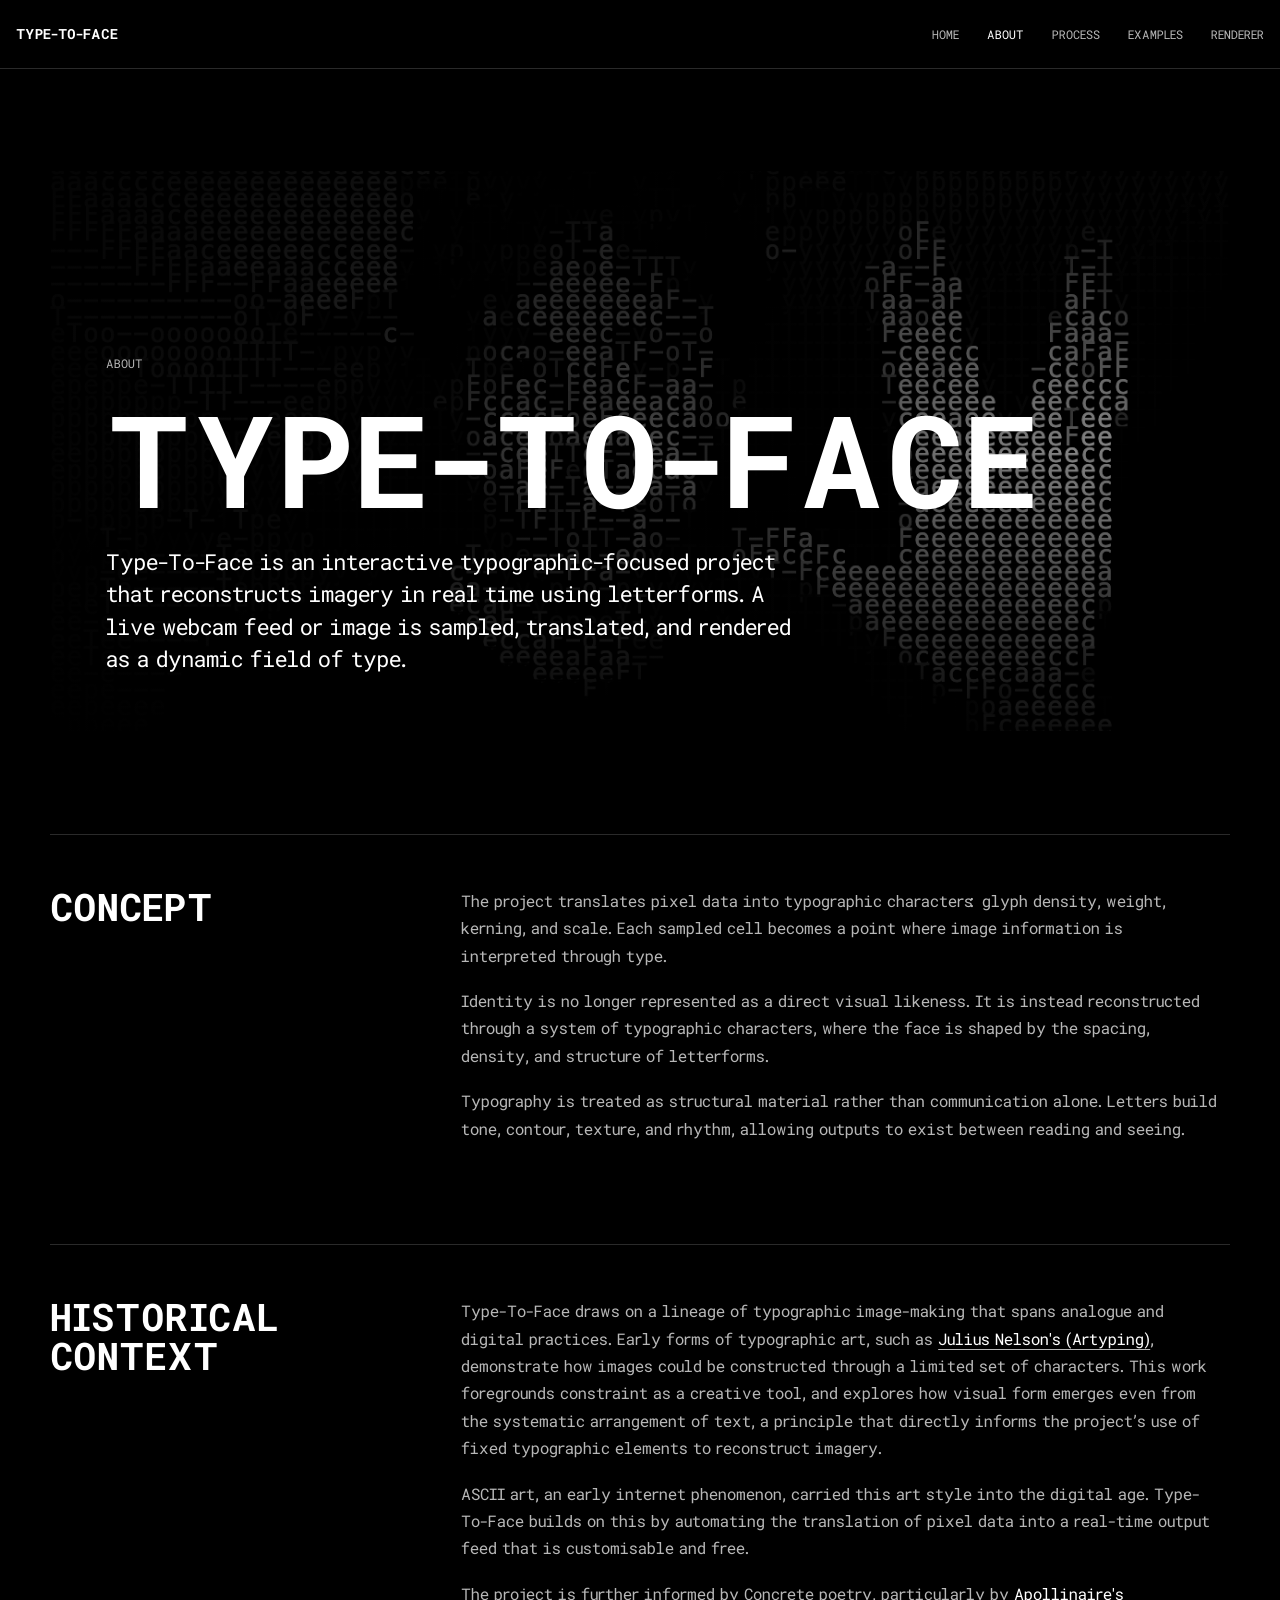
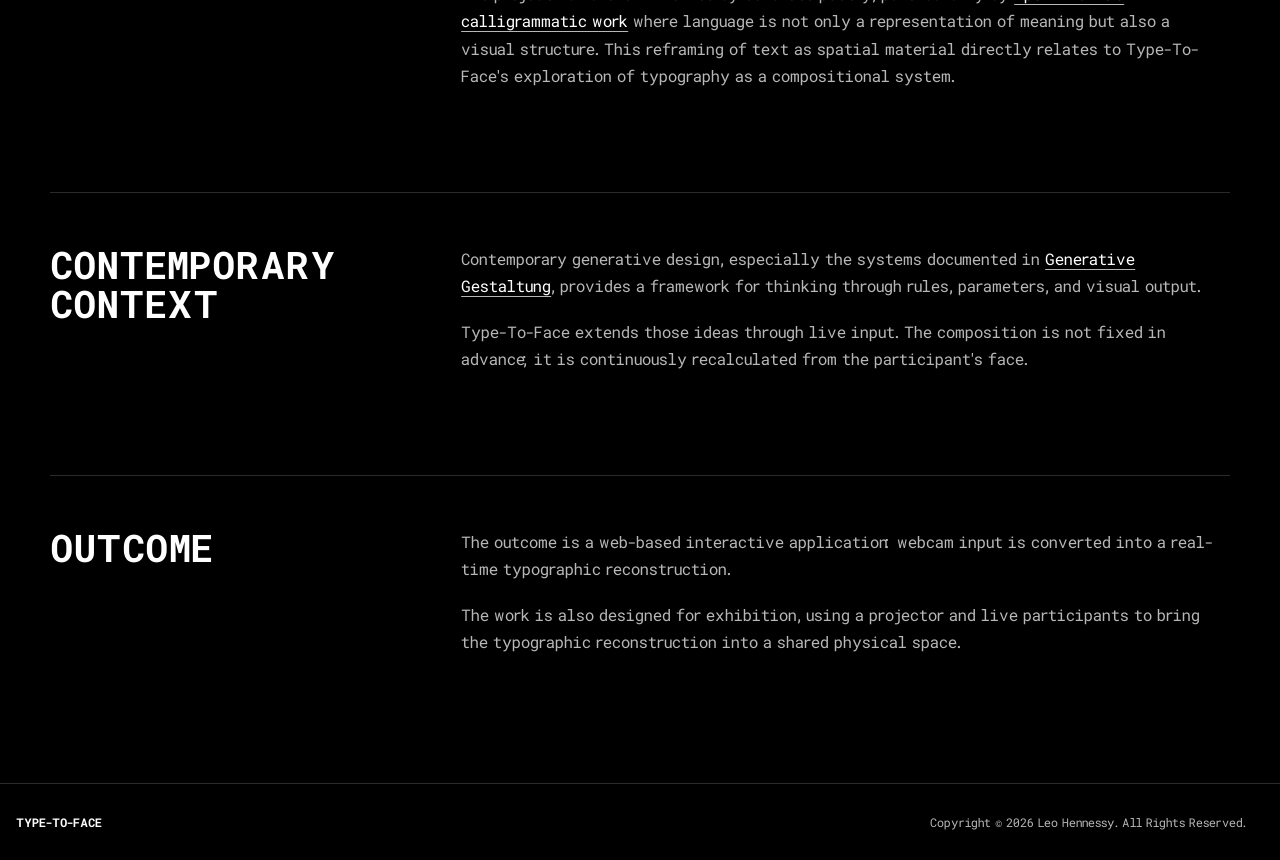
<file: about.html>
<!doctype html>
<html lang="en">
  <head>
    <meta charset="utf-8" />
    <meta name="viewport" content="width=device-width, initial-scale=1" />
    <title>Type-To-Face | About</title>
    <link rel="stylesheet" href="style.css" />
  </head>
  <body>
    <div id="top" class="app">
      <header class="siteHeader">
        <nav class="siteNav" aria-label="Primary navigation">
          <a class="wordmark" href="index.html" aria-label="Type-To-Face home"
            >Type-To-Face</a
          >
          <div class="navLinks">
            <a href="index.html">Home</a>
            <a href="about.html" aria-current="page">About</a>
            <a href="process.html">Process</a>
            <a href="examples.html">Examples</a>
            <a href="render.html">Renderer</a>
          </div>
        </nav>
      </header>

      <main class="contentPage" aria-labelledby="aboutTitle">
        <article class="textDocument">
          <!-- ABOUT HERO: edit the text here; the background image is set in style.css. -->
          <header class="pageIntro aboutIntro">
            <p class="kicker">About</p>
            <h1 id="aboutTitle">Type-To-Face</h1>
            <p class="lede">
              Type-To-Face is an interactive typographic-focused project that
              reconstructs imagery in real time using letterforms. A live
              webcam feed or image is sampled, translated, and rendered as a dynamic
              field of type.
            </p>
          </header>

          <!-- Concept section: keep this focused on type as material. -->
          <section class="textSection" aria-labelledby="conceptTitle">
            <h2 id="conceptTitle">Concept</h2>
            <div class="sectionBody">
              <p>
                The project translates pixel data into typographic characters:
                glyph density, weight, kerning, and scale. Each sampled cell
                becomes a point where image information is interpreted through
                type.
              </p>
              <p>
                Identity is no longer represented as a direct visual likeness. It is instead reconstructed
                through a system of typographic characters, where the face is shaped by
                the spacing, density, and structure of letterforms.
              </p>
              <p>
                Typography is treated as structural material rather than
                communication alone. Letters build tone, contour, texture, and
                rhythm, allowing outputs to exist between reading and
                seeing.
              </p>
            </div>
          </section>

          <!-- Historical context section: these references come from the proposal dossier. -->
          <section class="textSection" aria-labelledby="historyTitle">
            <h2 id="historyTitle">Historical Context</h2>
            <div class="sectionBody">
              <p>
                Type-To-Face draws on a lineage of typographic image-making that spans analogue and digital practices.
                Early forms of typographic art, such as
                <a
                  href="https://archive.org/details/Artyping"
                  target="_blank"
                  rel="noreferrer"
                  >Julius Nelson's (Artyping)</a
                >, demonstrate how images could be constructed through a limited set of characters. This work foregrounds constraint as a creative tool, and explores how visual form emerges even from the systematic arrangement of text, a principle that directly informs the project’s use of fixed typographic elements to reconstruct imagery.
              </p>
              <p>
                ASCII art, an early internet phenomenon, carried this art style into
                the digital age. Type-To-Face builds on this by automating the translation of pixel data into a real-time output feed that is customisable and free.
              <p>
                The project is further informed by Concrete poetry, particularly by
                <a
                  href="https://publicdomainreview.org/collection/apollinaire-s-calligrammes-1918/"
                  target="_blank"
                  rel="noreferrer"
                  >Apollinaire's calligrammatic work</a
                > where language is not only a representation of meaning but also a visual structure. 
                This reframing of text as spatial material directly relates to Type-To-Face's
                exploration of typography as a compositional system.
              </p>
            </div>
          </section>

          <!-- Contemporary context section: keep the focus on generative design and live input. -->
          <section class="textSection" aria-labelledby="contemporaryTitle">
            <h2 id="contemporaryTitle">Contemporary Context</h2>
            <div class="sectionBody">
              <p>
                Contemporary generative design, especially the systems documented
                in
                <a
                  href="http://www.generative-gestaltung.de/2/"
                  target="_blank"
                  rel="noreferrer"
                  >Generative Gestaltung</a
                >, provides a framework for thinking through rules, parameters,
                and visual output.
              </p>
              <p>
                Type-To-Face extends those ideas through live input. The
                composition is not fixed in advance; it is continuously
                recalculated from the participant's face.
              </p>
            </div>
          </section>

          <!-- Outcome section: update this if the exhibition format changes. -->
          <section class="textSection" aria-labelledby="outcomeTitle">
            <h2 id="outcomeTitle">Outcome</h2>
            <div class="sectionBody">
              <p>
                The outcome is a web-based interactive application: webcam input
                is converted into a real-time typographic reconstruction.
              </p>
              <p>
                The work is also designed for exhibition, using a projector and
                live participants to bring the typographic reconstruction into a
                shared physical space.
              </p>
            </div>
          </section>
        </article>
      </main>

      <footer class="siteFooter">
        <div class="footerInner">
          <p class="footerTitle">Type-To-Face</p>
          <p class="footerMeta">
            Copyright © 2026 Leo Hennessy. All Rights Reserved.
          </p>
        </div>
      </footer>
    </div>
  </body>
</html>
</file>
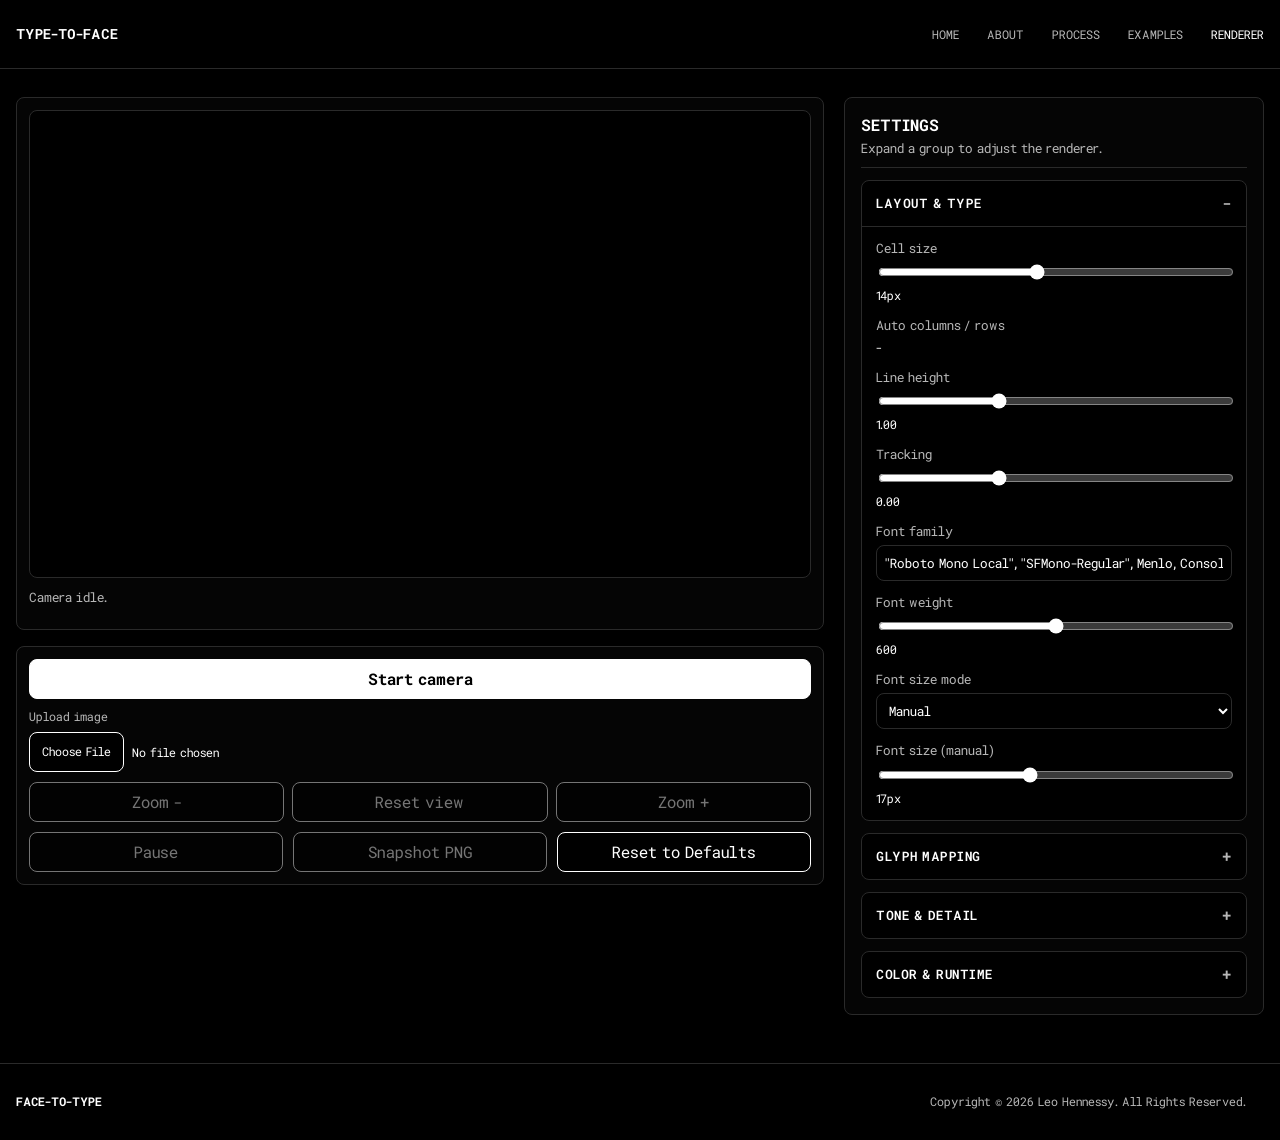
<file: render.html>
<!doctype html>
<html lang="en">
  <head>
    <meta charset="utf-8" />
    <meta name="viewport" content="width=device-width, initial-scale=1" />
    <title>Face-To-Type Renderer</title>
    <link rel="stylesheet" href="style.css" />
  </head>
  <body>
    <div class="app">
      <header class="siteHeader">
        <nav class="siteNav" aria-label="Primary navigation">
          <a class="wordmark" href="index.html" aria-label="Face-To-Type home"
            >Type-To-Face</a
          >
          <div class="navLinks">
            <a href="index.html">Home</a>
            <a href="about.html">About</a>
            <a href="process.html">Process</a>
            <a href="examples.html">Examples</a>
            <a href="render.html" aria-current="page">Renderer</a>
          </div>
        </nav>
      </header>

      <main>
        <section
          id="studio"
          class="studio studioStandalone"
          aria-labelledby="studioTitle"
        >

          <section class="layout rendererLayout">
            <section class="stageColumn">
              <section class="stage">
                <div class="canvasWrap">
                  <canvas id="output" aria-label="ASCII camera output"></canvas>
                </div>
                <video id="video" autoplay playsinline muted></video>
                <p id="status" class="status">Camera idle.</p>
                <p id="stats" class="stats"></p>
              </section>

              <section class="toolbar" aria-label="Input controls">
                <button id="start" class="primary">Start camera</button>
                <label class="uploadControl">
                  <span>Upload image</span>
                  <input id="imageUpload" type="file" accept="image/*" />
                </label>
                <div class="imageTools" aria-label="Image view controls">
                  <button id="imageZoomOut" disabled>Zoom -</button>
                  <button id="imageZoomReset" disabled>Reset view</button>
                  <button id="imageZoomIn" disabled>Zoom +</button>
                </div>
                <button id="pause" disabled>Pause</button>
                <button id="snapshot" disabled>Snapshot PNG</button>
                <button id="reset">Reset to Defaults</button>
              </section>

            </section>

            <aside class="controls" aria-label="Renderer configuration">
              <div class="controlsHeader">
                <h2>Settings</h2>
                <p>Expand a group to adjust the renderer.</p>
              </div>

              <details class="settingsSection" open>
                <summary>Layout &amp; Type</summary>
                <div class="settingsSectionBody">
                  <label class="control">
                    <span>Cell size</span>
                    <input id="cellSize" type="range" min="6" max="24" step="1" />
                    <output id="cellSizeOut"></output>
                  </label>

                  <div class="control">
                    <span>Auto columns / rows</span>
                    <output id="gridOut">-</output>
                  </div>

                  <label class="control">
                    <span>Line height</span>
                    <input
                      id="lineHeight"
                      type="range"
                      min="0.8"
                      max="1.4"
                      step="0.01"
                    />
                    <output id="lineHeightOut"></output>
                  </label>

                  <label class="control">
                    <span>Tracking</span>
                    <input
                      id="tracking"
                      type="range"
                      min="-0.5"
                      max="1"
                      step="0.05"
                    />
                    <output id="trackingOut"></output>
                  </label>

                  <label class="control">
                    <span>Font family</span>
                    <input id="fontFamily" type="text" />
                  </label>

                  <label class="control">
                    <span>Font weight</span>
                    <input
                      id="fontWeight"
                      type="range"
                      min="300"
                      max="900"
                      step="100"
                    />
                    <output id="fontWeightOut"></output>
                  </label>

                  <label class="control">
                    <span>Font size mode</span>
                    <select id="fontSizeMode">
                      <option value="auto">Auto</option>
                      <option value="manual">Manual</option>
                    </select>
                  </label>

                  <label class="control">
                    <span>Font size (manual)</span>
                    <input id="fontSize" type="range" min="6" max="32" step="1" />
                    <output id="fontSizeOut"></output>
                  </label>
                </div>
              </details>

              <details class="settingsSection">
                <summary>Glyph Mapping</summary>
                <div class="settingsSectionBody">
                  <label class="control">
                    <span>Glyph ramp preset</span>
                    <select id="glyphRampPreset"></select>
                  </label>

                  <label class="control">
                    <span>Custom ramp (dense to sparse)</span>
                    <input id="customRamp" type="text" placeholder="@%#*+=-:. " />
                  </label>

                  <label class="control inline">
                    <input id="invert" type="checkbox" />
                    <span>Invert density</span>
                  </label>
                </div>
              </details>

              <details class="settingsSection">
                <summary>Tone &amp; Detail</summary>
                <div class="settingsSectionBody">
                  <label class="control">
                    <span>Brightness</span>
                    <input
                      id="brightness"
                      type="range"
                      min="-100"
                      max="100"
                      step="1"
                    />
                    <output id="brightnessOut"></output>
                  </label>

                  <label class="control">
                    <span>Contrast</span>
                    <input
                      id="contrast"
                      type="range"
                      min="50"
                      max="200"
                      step="1"
                    />
                    <output id="contrastOut"></output>
                  </label>

                  <label class="control">
                    <span>Gamma</span>
                    <input
                      id="gamma"
                      type="range"
                      min="0.4"
                      max="2.4"
                      step="0.01"
                    />
                    <output id="gammaOut"></output>
                  </label>

                  <label class="control">
                    <span>Exposure</span>
                    <input
                      id="exposure"
                      type="range"
                      min="-2"
                      max="2"
                      step="0.05"
                    />
                    <output id="exposureOut"></output>
                  </label>

                  <label class="control">
                    <span>Threshold (0 = off)</span>
                    <input
                      id="threshold"
                      type="range"
                      min="0"
                      max="255"
                      step="1"
                    />
                    <output id="thresholdOut"></output>
                  </label>

                  <label class="control inline">
                    <input id="smoothing" type="checkbox" />
                    <span>Sampling smoothing</span>
                  </label>

                  <label class="control">
                    <span>Detail boost</span>
                    <input
                      id="detailBoost"
                      type="range"
                      min="0"
                      max="100"
                      step="1"
                    />
                    <output id="detailBoostOut"></output>
                  </label>
                </div>
              </details>

              <details class="settingsSection">
                <summary>Color &amp; Runtime</summary>
                <div class="settingsSectionBody">
                  <label class="control">
                    <span>Color mode</span>
                    <select id="colourMode">
                      <option value="average">Per-cell average</option>
                      <option value="off">Off</option>
                      <option value="palette">Palette quantized</option>
                    </select>
                  </label>

                  <label class="control">
                    <span>Palette preset</span>
                    <select id="palettePreset"></select>
                  </label>

                  <label class="control">
                    <span>Palette strength</span>
                    <input
                      id="paletteStrength"
                      type="range"
                      min="0"
                      max="100"
                      step="1"
                    />
                    <output id="paletteStrengthOut"></output>
                  </label>

                  <label class="control inline">
                    <input id="mirror" type="checkbox" />
                    <span>Mirror</span>
                  </label>

                  <label class="control">
                    <span>FPS cap</span>
                    <select id="fpsCap">
                      <option value="15">15</option>
                      <option value="30">30</option>
                      <option value="60">60</option>
                    </select>
                  </label>

                  <label class="control inline">
                    <input id="adaptiveResolution" type="checkbox" />
                    <span>Adaptive resolution</span>
                  </label>
                </div>
              </details>
            </aside>
          </section>
        </section>
      </main>

      <footer class="siteFooter">
        <div class="footerInner">
          <p class="footerTitle">Face-To-Type</p>
          <p class="footerMeta">
            Copyright © 2026 Leo Hennessy. All Rights Reserved.
          </p>
        </div>
      </footer>
    </div>

    <script type="module" src="src/main.js"></script>
  </body>
</html>
</file>
<file: style.css>
@font-face {
  font-family: "Roboto Mono Local";
  src: url("assets/mono/RobotoMono-Proportional-Thin.ttf") format("truetype");
  font-style: normal;
  font-weight: 100;
  font-display: swap;
}

@font-face {
  font-family: "Roboto Mono Local";
  src: url("assets/mono/RobotoMono-Proportional-ExtraLight.ttf") format("truetype");
  font-style: normal;
  font-weight: 200;
  font-display: swap;
}

@font-face {
  font-family: "Roboto Mono Local";
  src: url("assets/mono/RobotoMono-Proportional-Light.ttf") format("truetype");
  font-style: normal;
  font-weight: 300;
  font-display: swap;
}

@font-face {
  font-family: "Roboto Mono Local";
  src: url("assets/mono/RobotoMono-Proportional-Regular.ttf") format("truetype");
  font-style: normal;
  font-weight: 400;
  font-display: swap;
}

@font-face {
  font-family: "Roboto Mono Local";
  src: url("assets/mono/RobotoMono-Proportional-Medium.ttf") format("truetype");
  font-style: normal;
  font-weight: 500;
  font-display: swap;
}

@font-face {
  font-family: "Roboto Mono Local";
  src: url("assets/mono/RobotoMono-Proportional-SemiBold.ttf") format("truetype");
  font-style: normal;
  font-weight: 600;
  font-display: swap;
}

@font-face {
  font-family: "Roboto Mono Local";
  src: url("assets/mono/RobotoMono-Proportional-Bold.ttf") format("truetype");
  font-style: normal;
  font-weight: 700;
  font-display: swap;
}

:root {
  --bg: #000000;
  --surface: #050505;
  --surface-strong: #0d0d0d;
  --text: #ffffff;
  --muted: #b7b7b7;
  --line: #2a2a2a;
  --line-strong: #ffffff;
  --font-mono: "Roboto Mono Local", "SFMono-Regular", Menlo, Consolas, monospace;
}

* {
  box-sizing: border-box;
}

html {
  background: var(--bg);
  scroll-behavior: smooth;
}

body {
  margin: 0;
  min-height: 100vh;
  font-family: var(--font-mono);
  background: var(--bg);
  color: var(--text);
  letter-spacing: 0;
}

a {
  color: inherit;
}

.app {
  min-height: 100vh;
  min-height: 100svh;
  display: grid;
  grid-template-rows: auto 1fr auto;
  background: var(--bg);
}

.srOnly {
  position: absolute;
  width: 1px;
  height: 1px;
  padding: 0;
  overflow: hidden;
  clip: rect(0, 0, 0, 0);
  white-space: nowrap;
  border: 0;
}

/* Homepage shell */
.homePage {
  display: grid;
  grid-template-rows: auto minmax(0, 1fr) auto;
}

.siteHeader {
  position: relative;
  z-index: 3;
  border-bottom: 1px solid var(--line);
}

.siteNav {
  width: min(1280px, calc(100% - 32px));
  min-height: 68px;
  margin: 0 auto;
  display: flex;
  align-items: center;
  justify-content: space-between;
  gap: 24px;
}

.wordmark,
.navLinks a {
  text-decoration: none;
  text-transform: uppercase;
}

.wordmark {
  color: var(--text);
  font-size: 0.875rem;
  font-weight: 700;
  line-height: 1.2;
}

.navLinks {
  display: flex;
  flex-wrap: wrap;
  align-items: center;
  justify-content: flex-end;
  gap: clamp(14px, 2.2vw, 28px);
  color: var(--muted);
  font-size: 0.75rem;
  line-height: 1.2;
}

.navLinks a {
  color: inherit;
  text-underline-offset: 4px;
  transition: color 160ms ease;
}

.navLinks a:hover,
.navLinks a[aria-current="page"] {
  color: var(--text);
}

.homeMain {
  min-height: 0;
  display: grid;
}

/* The hero canvas remains full-bleed; only the call to action sits above it. */
.hero {
  position: relative;
  min-height: 480px;
  overflow: hidden;
  background: var(--bg);
}

.heroCanvas {
  position: absolute;
  inset: 0;
  display: block;
  width: 100%;
  height: 100%;
  background: var(--bg);
}

.heroContent {
  position: absolute;
  inset: 0;
  z-index: 1;
  display: flex;
  align-items: center;
  justify-content: flex-end;
  padding: clamp(40px, 8vh, 84px) 24px;
  flex-direction: column;
  pointer-events: none;
}

.heroCta,
button {
  min-height: 40px;
  padding: 8px 12px;
  border: 1px solid var(--line-strong);
  border-radius: 8px;
  background: var(--bg);
  color: var(--text);
  font: inherit;
  line-height: 1.2;
  text-decoration: none;
  cursor: pointer;
}

.heroCta {
  display: inline-flex;
  align-items: center;
  justify-content: center;
  min-height: 48px;
  padding: 13px 18px;
  border-radius: 8px;
  background: var(--text);
  color: var(--bg);
  font-size: 0.8125rem;
  font-weight: 700;
  line-height: 1;
  text-transform: uppercase;
  pointer-events: auto;
  transition:
    background-color 160ms ease,
    color 160ms ease,
    transform 160ms ease;
}

button.primary {
  border-color: var(--line-strong);
  background: var(--text);
  color: var(--bg);
  font-weight: 700;
}

.heroCta:hover,
button:hover:not(:disabled) {
  background: var(--text);
  color: var(--bg);
}

.heroCta:hover {
  background: var(--bg);
  color: var(--text);
  transform: translateY(-1px);
}

button.primary:hover:not(:disabled) {
  background: var(--bg);
  color: var(--text);
}

.wordmark:focus-visible,
.navLinks a:focus-visible,
.heroCta:focus-visible,
.siteFooter a:focus-visible,
button:focus-visible,
input:focus-visible,
select:focus-visible {
  outline: 2px solid var(--text);
  outline-offset: 3px;
}

button:disabled {
  opacity: 0.45;
  cursor: not-allowed;
}

/* Footer mirrors the navbar rhythm and keeps project context understated. */
.siteFooter {
  position: relative;
  z-index: 2;
  border-top: 1px solid var(--line);
}

.footerInner {
  width: min(1280px, calc(100% - 32px));
  min-height: 76px;
  margin: 0 auto;
  display: grid;
  grid-template-columns: minmax(140px, 0.8fr) minmax(180px, 1fr) auto;
  align-items: center;
  gap: 18px;
  color: var(--muted);
  font-size: 0.75rem;
  line-height: 1.4;
}

.footerInner p {
  margin: 0;
}

.footerTitle {
  color: var(--text);
  font-weight: 700;
  text-transform: uppercase;
}

.footerMeta {
  justify-self: end;
}

.studio {
  width: min(1280px, calc(100% - 32px));
  margin: 0 auto;
  padding: 28px 0 48px;
  display: grid;
  gap: 16px;
}

.studioStandalone {
  padding-top: 28px;
}

/* Text pages: about/process copy is edited in the matching HTML sections. */
.contentPage {
  width: min(1180px, calc(100% - 32px));
  margin: 0 auto;
  padding: clamp(48px, 8vw, 116px) 0 clamp(72px, 10vw, 140px);
}

.textDocument {
  display: grid;
  gap: clamp(56px, 8vw, 104px);
}

.pageIntro {
  max-width: 980px;
  display: grid;
  gap: clamp(18px, 3vw, 30px);
}

.aboutIntro,
.processIntro,
.examplesIntro {
  position: relative;
  max-width: none;
  min-height: 560px;
  padding: 56px;
  align-content: end;
  overflow: hidden;
  isolation: isolate;
}

.aboutIntro::before,
.aboutIntro::after,
.processIntro::before,
.processIntro::after,
.examplesIntro::before,
.examplesIntro::after {
  position: absolute;
  inset: 0;
  content: "";
}

.aboutIntro::before {
  z-index: -2;
  background-image: url("assets/about-ascii-portrait.png");
  background-position: center;
  background-size: cover;
  opacity: 0.84;
}

.aboutIntro::after {
  z-index: -1;
  background:
    linear-gradient(
      90deg,
      rgba(0, 0, 0, 0.92) 0%,
      rgba(0, 0, 0, 0.64) 48%,
      rgba(0, 0, 0, 0.16) 100%
    ),
    linear-gradient(
      0deg,
      rgba(0, 0, 0, 0.9) 0%,
      rgba(0, 0, 0, 0.14) 50%,
      rgba(0, 0, 0, 0.72) 100%
    );
}

.processIntro::before {
  z-index: -2;
  background-image: url("assets/process.gif");
  background-position: center;
  background-size: cover;
  opacity: 0.72;
}

.processIntro::after {
  z-index: -1;
  background:
    linear-gradient(
      90deg,
      rgba(0, 0, 0, 0.94) 0%,
      rgba(0, 0, 0, 0.76) 48%,
      rgba(0, 0, 0, 0.2) 100%
    ),
    linear-gradient(
      0deg,
      rgba(0, 0, 0, 0.9) 0%,
      rgba(0, 0, 0, 0.22) 52%,
      rgba(0, 0, 0, 0.84) 100%
    );
}

.examplesIntro::before {
  z-index: -2;
  background-image: url("assets/process-showcase.gif");
  background-position: center;
  background-size: cover;
  opacity: 0.72;
}

.examplesIntro::after {
  z-index: -1;
  background:
    linear-gradient(
      90deg,
      rgba(0, 0, 0, 0.94) 0%,
      rgba(0, 0, 0, 0.76) 48%,
      rgba(0, 0, 0, 0.2) 100%
    ),
    linear-gradient(
      0deg,
      rgba(0, 0, 0, 0.9) 0%,
      rgba(0, 0, 0, 0.22) 52%,
      rgba(0, 0, 0, 0.84) 100%
    );
}

.aboutIntro .kicker,
.aboutIntro h1,
.aboutIntro .lede,
.processIntro .kicker,
.processIntro h1,
.processIntro .lede,
.examplesIntro .kicker,
.examplesIntro h1,
.examplesIntro .lede {
  position: relative;
  z-index: 1;
}

.aboutIntro .lede,
.processIntro .lede,
.examplesIntro .lede {
  max-width: 690px;
}

.pageIntroCompact {
  max-width: 840px;
}

.kicker {
  margin: 0;
  color: var(--muted);
  font-size: 0.75rem;
  line-height: 1.2;
  text-transform: uppercase;
}

.pageIntro h1 {
  margin: 0;
  color: var(--text);
  font-size: 8rem;
  font-weight: 700;
  line-height: 0.9;
  text-transform: uppercase;
  overflow-wrap: break-word;
}

.pageIntroCompact h1 {
  font-size: 7rem;
}

.lede {
  max-width: 760px;
  margin: 0;
  color: var(--text);
  font-size: 1.35rem;
  line-height: 1.5;
}

.textSection {
  display: grid;
  grid-template-columns: minmax(360px, 0.42fr) minmax(0, 760px);
  gap: clamp(28px, 4vw, 56px);
  padding-top: clamp(28px, 5vw, 52px);
  border-top: 1px solid var(--line);
}

.textSection h2 {
  margin: 0;
  color: var(--text);
  font-size: 2.35rem;
  font-weight: 700;
  line-height: 1.04;
  text-transform: uppercase;
}

.sectionBody {
  display: grid;
  gap: 18px;
}

.sectionBody p {
  margin: 0;
  color: var(--muted);
  font-size: 1.02rem;
  line-height: 1.68;
}

.sectionBody a {
  color: var(--text);
  text-decoration-color: var(--muted);
  text-underline-offset: 4px;
}

.sectionBody a:hover {
  text-decoration-color: var(--text);
}

.stageList {
  margin: 0;
  padding: 0;
  display: grid;
  gap: 0;
  list-style: none;
}

.stageList li {
  display: grid;
  grid-template-columns: minmax(130px, 0.42fr) minmax(0, 1fr);
  gap: 18px;
  padding: 16px 0;
  border-top: 1px solid var(--line);
}

.stageList li:first-child {
  padding-top: 0;
  border-top: 0;
}

.stageList strong {
  color: var(--text);
  font-size: 0.78rem;
  line-height: 1.5;
  text-transform: uppercase;
}

.stageList span {
  color: var(--muted);
  font-size: 1.02rem;
  line-height: 1.68;
}

.gallerySection {
  display: grid;
  gap: 24px;
  padding-top: clamp(28px, 5vw, 52px);
  border-top: 1px solid var(--line);
}

.examplesGrid {
  display: grid;
  grid-template-columns: repeat(2, minmax(0, 1fr));
  align-items: start;
  gap: 18px;
}

.galleryCard {
  margin: 0;
}

.galleryMedia {
  position: relative;
  aspect-ratio: 16 / 10;
  overflow: hidden;
  border: 1px solid var(--line);
  border-radius: 14px;
  background: var(--surface);
  transition:
    border-color 160ms ease,
    box-shadow 160ms ease;
}

.galleryMedia[role="button"] {
  cursor: pointer;
}

.galleryMedia[role="button"]:hover,
.galleryMedia[role="button"]:focus-visible {
  border-color: var(--line-strong);
  box-shadow:
    0 0 0 2px rgba(255, 255, 255, 0.92),
    0 0 0 6px rgba(255, 255, 255, 0.12);
  outline: none;
}

.galleryMedia img {
  position: absolute;
  inset: 0;
  display: block;
  width: 100%;
  height: 100%;
  background: var(--bg);
  object-fit: cover;
  object-position: center;
}

.galleryModal {
  width: min(1120px, calc(100% - 32px));
  max-width: none;
  margin: auto;
  padding: 0;
  border: 1px solid var(--line);
  border-radius: 18px;
  background: var(--surface);
  color: var(--text);
  box-shadow: 0 30px 80px rgba(0, 0, 0, 0.58);
}

.galleryModal::backdrop {
  background: rgba(0, 0, 0, 0.84);
  backdrop-filter: blur(4px);
}

.galleryModalInner {
  display: grid;
  gap: 16px;
  padding: 14px;
}

.galleryModalHeader {
  display: flex;
  justify-content: flex-end;
  gap: 16px;
}

.galleryModalActions {
  display: flex;
  flex-wrap: wrap;
  gap: 10px;
}

.galleryModalDownload,
.galleryModalClose {
  display: inline-flex;
  flex: 0 0 46px;
  align-items: center;
  justify-content: center;
  width: 46px;
  min-width: 46px;
  height: 46px;
  min-height: 46px;
  aspect-ratio: 1 / 1;
  padding: 0;
  border: 1px solid var(--line-strong);
  border-radius: 8px;
  background: var(--bg);
  color: var(--text);
  font: inherit;
  line-height: 1.2;
  text-decoration: none;
  cursor: pointer;
}

.galleryModalDownload:hover,
.galleryModalClose:hover {
  background: var(--text);
  color: var(--bg);
}

.galleryModalDownload svg,
.galleryModalClose svg {
  width: 20px;
  height: 20px;
}

.galleryModalStage {
  overflow: hidden;
  border: 1px solid var(--line);
  border-radius: 14px;
  background: var(--bg);
}

.galleryModalImage {
  display: block;
  width: 100%;
  max-height: min(72vh, 920px);
  margin: 0 auto;
  background: var(--bg);
  object-fit: contain;
}

body.modalOpen {
  overflow: hidden;
}

.sectionHeader {
  display: flex;
  align-items: end;
  justify-content: space-between;
  gap: 16px;
  padding-bottom: 14px;
  border-bottom: 1px solid var(--line);
}

.sectionHeader h1,
.sectionHeader h2 {
  margin: 0;
  font-size: 2rem;
  line-height: 1.1;
  text-transform: uppercase;
}

.sectionHeader p {
  margin: 0;
  color: var(--muted);
  line-height: 1.4;
}

.toolbar,
.presets {
  display: flex;
  flex-wrap: wrap;
  gap: 10px;
  align-items: center;
  padding: 12px;
  border: 1px solid var(--line);
  border-radius: 8px;
  background: var(--surface);
}

.presets span {
  color: var(--muted);
}

.uploadControl {
  display: flex;
  align-items: center;
  gap: 8px;
  color: var(--muted);
  font-size: 0.78rem;
  line-height: 1.2;
}

.uploadControl input {
  max-width: 230px;
  color: var(--text);
  font: inherit;
}

.uploadControl input::file-selector-button {
  min-height: 40px;
  margin-right: 8px;
  padding: 8px 12px;
  border: 1px solid var(--line-strong);
  border-radius: 8px;
  background: var(--bg);
  color: var(--text);
  font: inherit;
  line-height: 1.2;
  cursor: pointer;
}

.uploadControl input::file-selector-button:hover {
  background: var(--text);
  color: var(--bg);
}

.imageTools {
  display: flex;
  flex-wrap: wrap;
  gap: 8px;
}

.stage.imageMode .canvasWrap {
  height: clamp(320px, 56svh, 620px);
  min-height: 0;
  cursor: grab;
  touch-action: none;
  user-select: none;
}

.stage.imageMode .canvasWrap:active {
  cursor: grabbing;
}

.layout {
  display: grid;
  gap: 16px;
}

.rendererLayout {
  grid-template-columns: 1fr;
}

.stageColumn {
  width: min(100%, 980px);
  min-width: 0;
  justify-self: center;
  display: grid;
  gap: 16px;
}

.controls {
  min-width: 0;
  padding: 14px;
  background: var(--surface);
  border: 1px solid var(--line);
  border-radius: 8px;
  display: grid;
  gap: 12px;
  align-content: start;
}

.controlsHeader {
  display: grid;
  gap: 4px;
  padding-bottom: 10px;
  border-bottom: 1px solid var(--line);
}

.controlsHeader h2 {
  margin: 0;
  font-size: 1rem;
  text-transform: uppercase;
}

.controlsHeader p {
  margin: 0;
  color: var(--muted);
  font-size: 0.82rem;
  line-height: 1.4;
}

.settingsSection {
  border: 1px solid var(--line);
  border-radius: 8px;
  background: var(--bg);
  overflow: hidden;
}

.settingsSection summary {
  display: flex;
  align-items: center;
  justify-content: space-between;
  gap: 12px;
  padding: 12px 14px;
  color: var(--text);
  font-size: 0.82rem;
  font-weight: 600;
  letter-spacing: 0.04em;
  line-height: 1.3;
  list-style: none;
  text-transform: uppercase;
  cursor: pointer;
}

.settingsSection summary::-webkit-details-marker {
  display: none;
}

.settingsSection summary::after {
  content: "+";
  flex: 0 0 auto;
  color: var(--muted);
  font-size: 1rem;
}

.settingsSection[open] summary::after {
  content: "-";
}

.settingsSection summary:focus-visible {
  outline: 2px solid var(--text);
  outline-offset: -2px;
}

.settingsSectionBody {
  display: grid;
  grid-template-columns: repeat(auto-fit, minmax(220px, 1fr));
  gap: 10px;
  padding: 12px 14px 14px;
  border-top: 1px solid var(--line);
}

.control {
  display: grid;
  gap: 5px;
  color: var(--muted);
  font-size: 0.84rem;
  line-height: 1.35;
}

.control.inline {
  grid-template-columns: auto 1fr;
  align-items: center;
  gap: 8px;
}

.control input[type="text"],
.control select {
  width: 100%;
  min-height: 36px;
  padding: 6px 8px;
  border: 1px solid var(--line);
  border-radius: 8px;
  background: var(--bg);
  color: var(--text);
  font: inherit;
}

.control input[type="range"] {
  width: 100%;
  accent-color: var(--text);
}

.control input[type="checkbox"] {
  width: 16px;
  height: 16px;
  margin: 0;
  accent-color: var(--text);
}

.control output {
  color: var(--text);
  font-size: 0.78rem;
}

.stage {
  width: 100%;
  min-width: 0;
  padding: 12px;
  border: 1px solid var(--line);
  border-radius: 8px;
  background: var(--surface);
}

.canvasWrap {
  min-height: 320px;
  overflow: hidden;
  display: grid;
  place-items: center;
  border: 1px solid var(--line);
  border-radius: 8px;
  background: var(--bg);
}

#output {
  display: block;
  width: auto;
  height: auto;
  margin: auto;
}

#video {
  display: none;
}

.status,
.stats {
  margin: 10px 0 0;
  color: var(--muted);
  font-size: 0.84rem;
  line-height: 1.4;
}

@media (min-width: 981px) {
  .rendererLayout {
    grid-template-columns: minmax(0, 1fr) minmax(320px, 420px);
    align-items: start;
    gap: 20px;
  }

  .stageColumn {
    position: sticky;
    top: 16px;
    z-index: 2;
    width: 100%;
    justify-self: stretch;
  }

  .canvasWrap {
    min-height: clamp(360px, 52svh, 620px);
  }

  .toolbar {
    align-items: stretch;
  }

  .toolbar button {
    flex: 1 1 130px;
  }

  .uploadControl,
  .imageTools {
    width: 100%;
  }

  .uploadControl {
    align-items: flex-start;
    flex-direction: column;
  }

  .uploadControl input {
    width: 100%;
    max-width: 100%;
  }

  .controls {
    padding: 16px;
  }

  .settingsSectionBody {
    grid-template-columns: 1fr;
    gap: 12px;
  }
}

@media (max-width: 980px) {
  .hero {
    min-height: 430px;
  }

  .pageIntro h1,
  .pageIntroCompact h1 {
    font-size: 5.5rem;
  }

  .aboutIntro,
  .processIntro,
  .examplesIntro {
    min-height: 520px;
    padding: 40px;
  }

  .lede {
    font-size: 1.22rem;
  }

  .textSection {
    grid-template-columns: 1fr;
  }

  .textSection h2 {
    font-size: 2rem;
  }

  .layout {
    grid-template-columns: 1fr;
  }
}

@media (max-width: 640px) {
  .siteNav {
    width: calc(100% - 24px);
    min-height: auto;
    padding: 14px 0;
    align-items: flex-start;
    flex-direction: column;
    gap: 12px;
  }

  .navLinks {
    width: 100%;
    justify-content: flex-start;
    gap: 10px;
    font-size: 0.72rem;
  }

  .hero {
    min-height: 390px;
  }

  .heroContent {
    padding: 32px 12px 44px;
  }

  .heroCta {
    min-height: 46px;
    padding: 12px 16px;
  }

  .studio {
    width: calc(100% - 24px);
    padding: 20px 0 36px;
  }

  .contentPage {
    width: calc(100% - 24px);
    padding: 40px 0 72px;
  }

  .textDocument {
    gap: 52px;
  }

  .pageIntro h1,
  .pageIntroCompact h1 {
    font-size: 3rem;
  }

  .aboutIntro,
  .processIntro,
  .examplesIntro {
    min-height: 520px;
    padding: 28px 18px;
  }

  .aboutIntro::before,
  .processIntro::before,
  .examplesIntro::before {
    background-position: 58% center;
    opacity: 0.68;
  }

  .aboutIntro::after {
    background:
      linear-gradient(
        90deg,
        rgba(0, 0, 0, 0.94) 0%,
        rgba(0, 0, 0, 0.74) 58%,
        rgba(0, 0, 0, 0.22) 100%
      ),
      linear-gradient(
        0deg,
        rgba(0, 0, 0, 0.92) 0%,
        rgba(0, 0, 0, 0.2) 48%,
        rgba(0, 0, 0, 0.78) 100%
      );
  }

  .processIntro::after {
    background:
      linear-gradient(
        90deg,
        rgba(0, 0, 0, 0.95) 0%,
        rgba(0, 0, 0, 0.8) 58%,
        rgba(0, 0, 0, 0.24) 100%
      ),
      linear-gradient(
        0deg,
        rgba(0, 0, 0, 0.92) 0%,
        rgba(0, 0, 0, 0.24) 48%,
        rgba(0, 0, 0, 0.8) 100%
      );
  }

  .examplesIntro::after {
    background:
      linear-gradient(
        90deg,
        rgba(0, 0, 0, 0.95) 0%,
        rgba(0, 0, 0, 0.8) 58%,
        rgba(0, 0, 0, 0.24) 100%
      ),
      linear-gradient(
        0deg,
        rgba(0, 0, 0, 0.92) 0%,
        rgba(0, 0, 0, 0.24) 48%,
        rgba(0, 0, 0, 0.8) 100%
      );
  }

  .lede {
    font-size: 1.05rem;
  }

  .textSection {
    gap: 20px;
    padding-top: 28px;
  }

  .gallerySection {
    gap: 18px;
    padding-top: 28px;
  }

  .examplesGrid {
    grid-template-columns: 1fr;
    gap: 12px;
  }

  .galleryMedia {
    padding: 0;
  }

  .galleryModal {
    width: calc(100% - 24px);
  }

  .galleryModalInner {
    padding: 10px;
  }

  .galleryModalHeader {
    display: flex;
    justify-content: flex-end;
  }

  .galleryModalActions {
    justify-content: flex-end;
  }

  .galleryModalDownload,
  .galleryModalClose {
    flex: 0 0 46px;
  }

  .galleryModalImage {
    max-height: 62vh;
  }

  .textSection h2 {
    font-size: 1.55rem;
  }

  .sectionBody p,
  .stageList span {
    font-size: 0.96rem;
  }

  .stageList li {
    grid-template-columns: 1fr;
    gap: 6px;
  }

  .sectionHeader {
    display: grid;
    align-items: start;
  }

  .footerInner {
    width: calc(100% - 24px);
    min-height: auto;
    padding: 16px 0;
    grid-template-columns: 1fr;
    gap: 6px;
  }

  .footerMeta {
    justify-self: start;
  }

  .sectionHeader h1,
  .sectionHeader h2 {
    font-size: 1.5rem;
  }

  .toolbar,
  .presets {
    padding: 10px;
  }

  .uploadControl {
    width: 100%;
    flex-wrap: wrap;
  }

  .uploadControl input {
    max-width: 100%;
  }

  .imageTools {
    width: 100%;
  }

  .rendererLayout {
    display: block;
  }

  .stage {
    position: sticky;
    top: 0;
    top: env(safe-area-inset-top, 0px);
    z-index: 4;
    box-shadow: 0 12px 24px rgba(0, 0, 0, 0.62);
  }

  .controls {
    margin-top: 16px;
  }

  .canvasWrap {
    height: clamp(180px, 36svh, 260px);
    min-height: 0;
  }

  .stage.imageMode .canvasWrap {
    height: clamp(180px, 36svh, 260px);
  }
}
</file>
